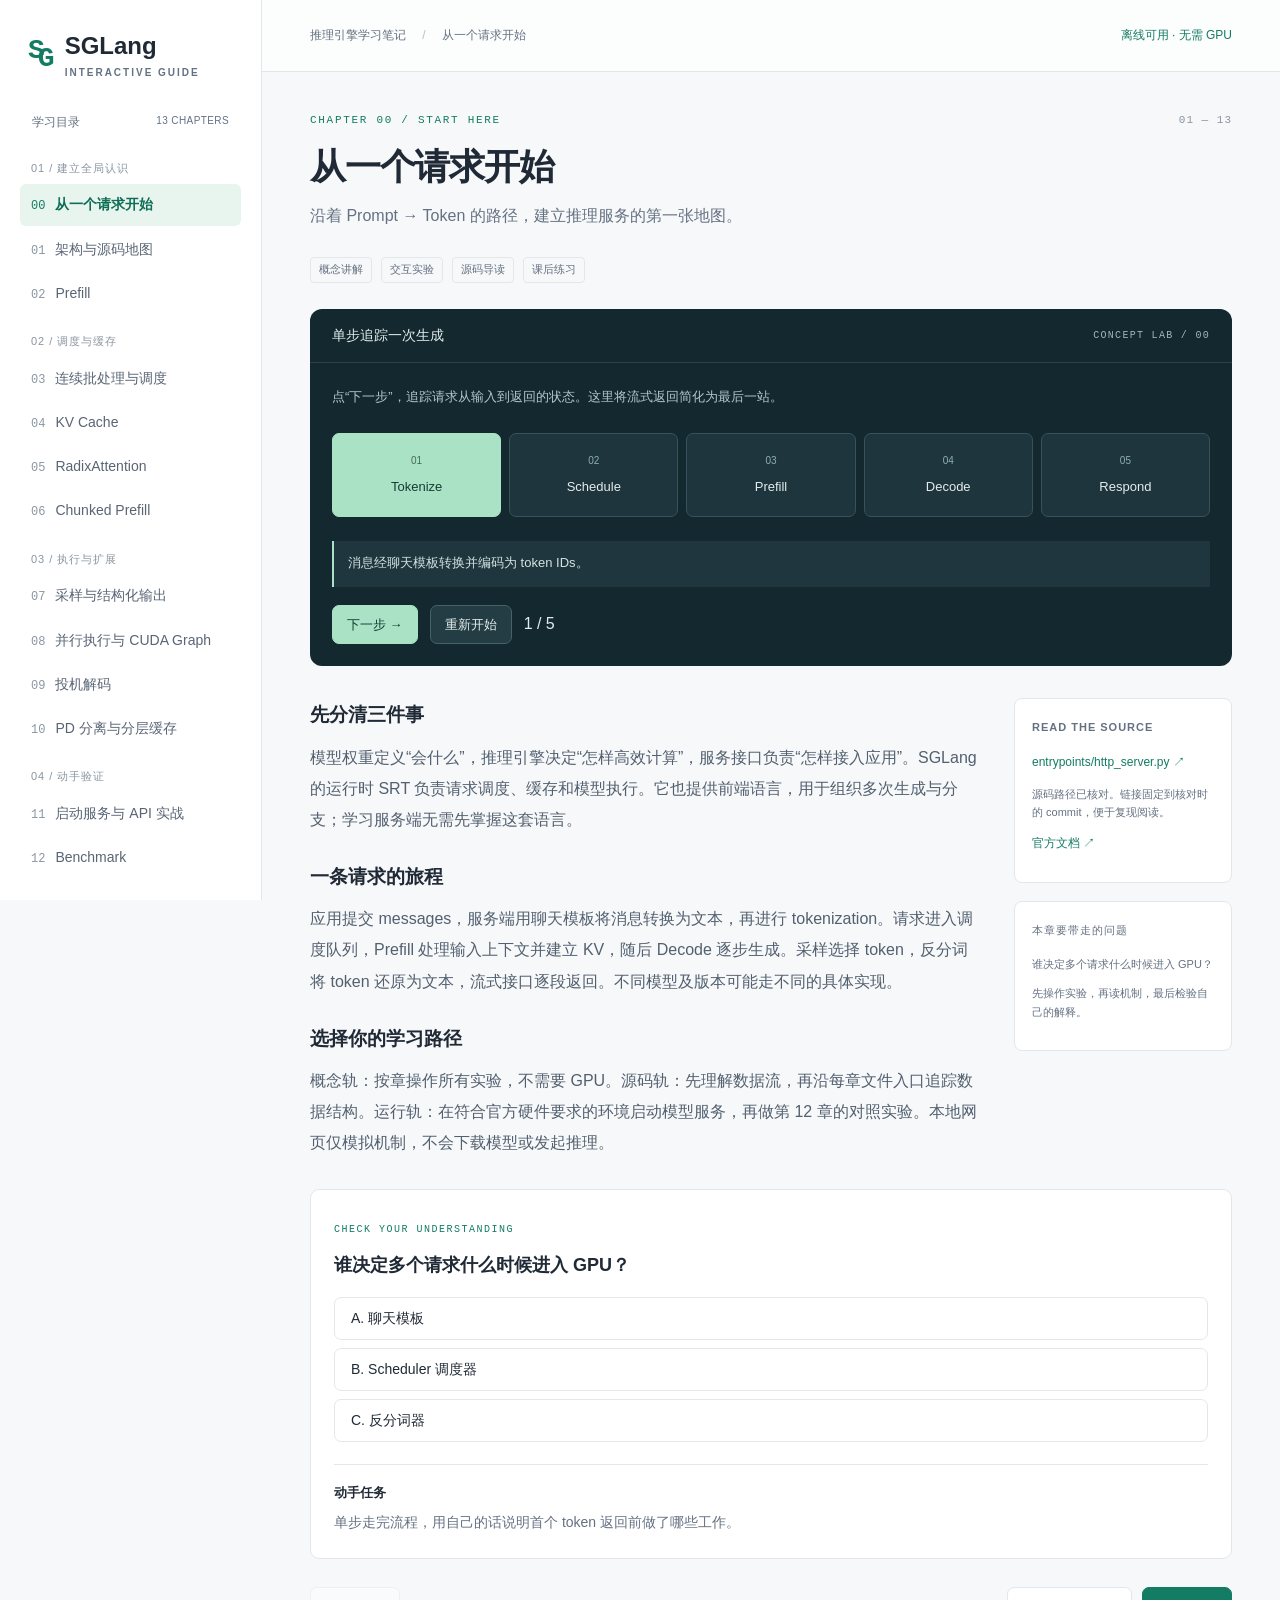
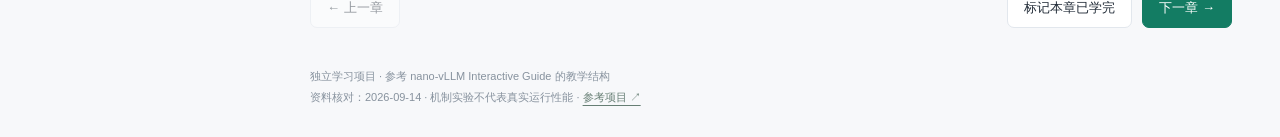
<file: 打开学习指南.html>
<!doctype html>
<html lang="zh-CN"><head><meta charset="UTF-8"><meta name="viewport" content="width=device-width,initial-scale=1"><meta name="description" content="13 章中文 SGLang 学习指南：交互实验、源码地图与课后练习。离线可用，无需 GPU。"><title>SGLang · 交互学习指南</title><style>:root{--bg:#f7f8fa;--paper:#fff;--ink:#202a36;--muted:#647182;--line:#e2e7ed;--accent:#137c63;--soft:#e8f4ee}*{box-sizing:border-box}html{scroll-behavior:smooth}body{margin:0;background:var(--bg);color:var(--ink);font:16px/1.8 -apple-system,BlinkMacSystemFont,"PingFang SC","Microsoft YaHei",sans-serif}a{color:var(--accent);text-underline-offset:4px}button,input,select{font:inherit}button,select{cursor:pointer}button{border:1px solid var(--line);background:white;color:var(--ink);border-radius:7px;padding:8px 16px;transition:background .15s}button:hover{background:var(--soft);border-color:#86b9a6}button:disabled{opacity:.45;cursor:default}button.primary{background:var(--accent);border-color:var(--accent);color:white}button:focus-visible,a:focus-visible,input:focus-visible,select:focus-visible{outline:3px solid #439e80;outline-offset:4px}.skip{position:fixed;left:10px;top:-80px;z-index:10;background:white;padding:10px}.skip:focus{top:10px}aside{width:262px;position:fixed;inset:0 auto 0 0;padding:32px 20px 22px;border-right:1px solid var(--line);background:#fff;overflow:auto}.brand{display:flex;gap:12px;align-items:center;color:var(--ink);text-decoration:none;font-size:24px;font-weight:750;line-height:1.15;margin:0 8px 34px}.brand small{display:block;font-size:10px;letter-spacing:2px;margin-top:7px;color:var(--muted)}.logo{font-family:monospace;color:var(--accent);font-size:28px;letter-spacing:-7px;margin-right:5px}.logo span{vertical-align:-8px}.side-title{font-size:12px;color:var(--muted);margin:0 12px 10px}.side-title span{float:right;font-size:10px;letter-spacing:.4px}nav a{display:flex;align-items:baseline;gap:10px;text-decoration:none;color:#596575;font-size:14px;padding:8px 11px;border-radius:6px;margin-bottom:3px}nav a:hover{background:#f3f5f6}nav a.active{background:var(--soft);color:#0d6d55;font-weight:600}nav a .num{font:12px ui-monospace,monospace;color:#8b96a2}nav a.active .num{color:var(--accent)}nav a .done{margin-left:auto;color:var(--accent)}.nav-group{font-size:11px;color:#8a95a1;letter-spacing:1px;padding:15px 11px 6px}.progress-box{margin:25px 10px 14px;padding-top:18px;border-top:1px solid var(--line);font-size:12px;color:var(--muted)}.progress-box strong{float:right;color:var(--ink);font-family:monospace}progress{width:100%;height:5px;border:none;border-radius:3px;accent-color:var(--accent)}progress::-webkit-progress-bar{background:#e9edef}progress::-webkit-progress-value{background:var(--accent)}.progress-box small{font-size:11px}.source-home{margin-left:10px;font-size:12px;text-decoration:none}.page{margin-left:262px}header{height:72px;border-bottom:1px solid var(--line);display:flex;justify-content:space-between;align-items:center;padding:0 48px;font-size:12px;color:var(--muted);background:rgba(255,255,255,.7)}header b{font-weight:400;margin:0 13px;color:#b7c0c8}.offline{color:var(--accent)}main{max-width:1150px;margin:auto;padding:42px 48px 0;outline:none}.eyebrow{font:11px ui-monospace,monospace;letter-spacing:1.7px;color:var(--accent);display:flex;justify-content:space-between}.eyebrow span{color:#8994a1;letter-spacing:1px}h1{font-size:36px;line-height:1.4;letter-spacing:-1.2px;margin:16px 0 10px;font-weight:730}.intro{font-size:16px;color:var(--muted);margin:0 0 26px;max-width:48em}.tags{display:flex;gap:9px;margin-bottom:26px}.tags span{font-size:11px;border:1px solid var(--line);border-radius:4px;padding:2px 8px;color:var(--muted)}.lab{border-radius:12px;background:#142830;color:#e3ecec;overflow:hidden;margin:0 0 32px}.lab-head{display:flex;justify-content:space-between;align-items:center;border-bottom:1px solid #304047;padding:14px 22px}.lab-head strong{font-size:14px;font-weight:550}.lab-head span{font:10px monospace;letter-spacing:1.3px;color:#9db7bb}.lab-body{padding:22px}.lab p{color:#b4c7cc;font-size:13px;margin:0 0 16px}.lab button{background:#243c43;border-color:#476168;color:#e5efed;font-size:13px;padding:7px 14px}.lab button:hover{background:#35535a}.lab button.primary{background:#a9e2c5;color:#153c30;border-color:#a9e2c5}.controls{display:flex;gap:12px;align-items:center;flex-wrap:wrap;margin:18px 0 0}.controls label{font-size:13px;display:flex;gap:10px;align-items:center;flex-wrap:wrap}.lab input[type=range]{accent-color:#a9e2c5;width:160px}.lab input[type=text],.lab select,.lab input[type=number]{background:#243c43;color:#e7f0ed;border:1px solid #537078;border-radius:5px;padding:7px;max-width:100%;font-size:13px}.lab input[type=text]{width:100%}.flow{display:grid;grid-template-columns:repeat(5,1fr);gap:8px;margin:24px 0}.node{position:relative;padding:18px 7px;background:#1e353d;border:1px solid #37525a;border-radius:7px;text-align:center;font-size:13px}.node small{display:block;font-size:10px;color:#8faeb5;margin-bottom:5px}.node.on{background:#a9e2c5;color:#173d31;border-color:#a9e2c5}.node.on small{color:#426b5b}.status{min-height:46px;background:#20363e;border-left:2px solid #a9e2c5;padding:10px 14px;font-size:13px;color:#d2e3e1;margin-top:15px}.read-grid{display:grid;grid-template-columns:minmax(0,1fr) 218px;gap:32px}.prose h2{font-size:19px;margin:0 0 9px;font-weight:650}.prose p{font-size:16px;line-height:1.95;color:#52606f;margin:0 0 25px}.reading-side{font-size:12px}.reading-side h3{font-size:11px;color:var(--muted);letter-spacing:1px;font-weight:550;margin:2px 0 14px}.reading-side a{display:block;margin-bottom:10px;font-size:12px;word-break:break-word;text-decoration:none}.source-card{border:1px solid var(--line);background:#fff;border-radius:8px;padding:17px;margin-bottom:18px}.source-card p{color:var(--muted);font-size:11px;line-height:1.7}.exercise{background:white;border:1px solid var(--line);padding:23px;border-radius:9px;margin-top:5px}.exercise .kicker{font:10px monospace;letter-spacing:1.5px;color:var(--accent)}.exercise h2{font-size:18px;margin:8px 0 15px}.answers{display:grid;gap:8px}.answers button{text-align:left;font-size:14px}.answers button.selected{border-color:var(--accent);background:var(--soft)}.feedback{font-size:14px;margin:13px 0 0}.task{margin-top:22px;padding-top:16px;border-top:1px solid var(--line);font-size:14px;color:var(--muted)}.task strong{display:block;color:var(--ink);font-size:13px;margin-bottom:5px}.pager{display:flex;gap:10px;justify-content:space-between;align-items:center;margin:28px 0}.pager button{font-size:13px}.pager .mark{margin-left:auto}footer{max-width:1150px;margin:0 auto;padding:10px 48px 28px;font-size:11px;color:#87929e;line-height:1.9}footer a{color:#667e74}.tokens{display:flex;gap:6px;flex-wrap:wrap;margin:14px 0}.token{padding:5px 10px;border-radius:4px;border:1px solid #4a636b;background:#253d45;font:12px/1.6 monospace}.token.hit{background:#a9e2c5;color:#173d31;border-color:#a9e2c5}.token.drop{opacity:.45;text-decoration:line-through}.metric{font:40px/1.1 ui-monospace,monospace;color:#b8ebd2;margin:18px 0 10px}.metric small{font:13px sans-serif;color:#9fb5ba}.bars{display:grid;gap:10px;margin:15px 0}.bar-row{display:grid;grid-template-columns:56px 1fr 55px;gap:10px;align-items:center;font:12px monospace}.bar-track{height:15px;background:#223c45;border-radius:3px;overflow:hidden}.bar-fill{height:100%;background:#a9e2c5;transition:width .2s}.batch-row{display:flex;align-items:center;gap:6px;margin:8px 0;font:12px monospace}.batch-row strong{width:30px}.dot{width:23px;height:23px;border:1px solid #45616b;background:#223b43;border-radius:3px}.dot.hit{background:#a9e2c5}.lab pre,pre{font:12px/1.9 ui-monospace,SFMono-Regular,monospace;white-space:pre-wrap;overflow-wrap:anywhere;background:#1b3039;color:#c7e1d7;border-radius:6px;padding:18px;margin:16px 0}.chunk{border-left:2px solid #a9e2c5;background:#203940;padding:6px 12px;font:12px/1.8 monospace;margin:6px 0}.arch-grid{display:grid;grid-template-columns:repeat(3,1fr);gap:8px}.arch-grid button{text-align:left;min-height:65px}.arch-grid button.active{border-color:#a9e2c5;color:#a9e2c5}.tree{margin:12px 0;padding-left:18px;border-left:1px solid #698c80;font:12px/2 monospace}.command-box{display:grid;grid-template-columns:1fr 1fr;gap:14px}.command-box label{display:grid;gap:5px;font-size:12px}@media(min-width:1500px){main{padding-top:55px}.flow{margin:30px 0}.node{padding:25px 8px}}@media(max-width:1100px){aside{width:235px;padding:25px 13px}.page{margin-left:235px}main{padding:32px 28px 0}header,footer{padding-left:28px;padding-right:28px}.read-grid{grid-template-columns:1fr}.reading-side{display:grid;grid-template-columns:1fr 1fr;gap:12px}.source-card{margin-bottom:0}h1{font-size:31px}}@media(max-width:700px){aside{position:relative;width:auto;padding:18px;border-right:0;border-bottom:1px solid var(--line)}.brand{margin:0 0 18px;font-size:20px}.brand small{font-size:9px}nav{display:flex;overflow:auto;gap:5px}nav a{flex-shrink:0;margin:0}.nav-group,.side-title,.progress-box,.source-home{display:none}.page{margin:0}header{height:48px;padding:0 20px}.offline{display:none}main{padding:25px 20px 0}h1{font-size:28px}.eyebrow{font-size:10px}.flow{grid-template-columns:repeat(2,1fr);margin:15px 0}.node:last-child{grid-column:1/-1}.lab-body{padding:17px}.lab-head{padding:12px 17px}.reading-side{grid-template-columns:1fr}.arch-grid{grid-template-columns:1fr 1fr}.pager{flex-wrap:wrap}.command-box{grid-template-columns:1fr}footer{padding:10px 20px 24px}}@media(prefers-reduced-motion:reduce){html{scroll-behavior:auto}*{transition:none!important}}@media print{aside,header,.controls,.pager{display:none}.page{margin:0}main{padding:0}.read-grid{display:block}.lab{break-inside:avoid}.lab,.lab *{color:#111!important;background:#fff!important}.reading-side{display:none}}
</style></head>
<body><a class="skip" href="#main">跳到正文</a><aside><a class="brand" href="#0"><span class="logo">S<span>G</span></span><div>SGLang<small>INTERACTIVE GUIDE</small></div></a><div class="side-title">学习目录 <span>13 CHAPTERS</span></div><nav id="chapters" aria-label="章节目录"></nav><div class="progress-box"><div>学习进度 <strong id="progressText">0 / 13</strong></div><progress id="progress" max="13" value="0"></progress><small>完成状态保存在当前浏览器</small></div><a class="source-home" href="https://github.com/sgl-project/sglang" target="_blank" rel="noreferrer">SGLang 官方源码 ↗</a></aside><div class="page"><header><span>推理引擎学习笔记 <b>/</b> <span id="crumb">开始学习</span></span><span class="offline">离线可用 · 无需 GPU</span></header><main id="main" tabindex="-1"></main><footer>独立学习项目 · 参考 nano-vLLM Interactive Guide 的教学结构<br>资料核对：2026-09-14 · 机制实验不代表真实运行性能 · <a href="https://github.com/lora-sys/nano-vllm-interactive-guide" target="_blank" rel="noreferrer">参考项目 ↗</a></footer></div><script>window.CHAPTERS = [
  {
    "title": "从一个请求开始",
    "tag": "START HERE",
    "desc": "沿着 Prompt → Token 的路径，建立推理服务的第一张地图。",
    "sections": [
      [
        "先分清三件事",
        "模型权重定义“会什么”，推理引擎决定“怎样高效计算”，服务接口负责“怎样接入应用”。SGLang 的运行时 SRT 负责请求调度、缓存和模型执行。它也提供前端语言，用于组织多次生成与分支；学习服务端无需先掌握这套语言。"
      ],
      [
        "一条请求的旅程",
        "应用提交 messages，服务端用聊天模板将消息转换为文本，再进行 tokenization。请求进入调度队列，Prefill 处理输入上下文并建立 KV，随后 Decode 逐步生成。采样选择 token，反分词将 token 还原为文本，流式接口逐段返回。不同模型及版本可能走不同的具体实现。"
      ],
      [
        "选择你的学习路径",
        "概念轨：按章操作所有实验，不需要 GPU。源码轨：先理解数据流，再沿每章文件入口追踪数据结构。运行轨：在符合官方硬件要求的环境启动模型服务，再做第 12 章的对照实验。本地网页仅模拟机制，不会下载模型或发起推理。"
      ]
    ],
    "lab": "flow",
    "question": "谁决定多个请求什么时候进入 GPU？",
    "choices": [
      "聊天模板",
      "Scheduler 调度器",
      "反分词器"
    ],
    "answer": 1,
    "explain": "调度器根据队列、token 预算和内存约束组织执行批次。",
    "task": "单步走完流程，用自己的话说明首个 token 返回前做了哪些工作。",
    "source": "entrypoints/http_server.py",
    "doc": "get-started/quickstart",
    "code": ""
  },
  {
    "title": "架构与源码地图",
    "tag": "ARCHITECTURE",
    "desc": "将接口、调度、执行和缓存连接到真实源码入口。",
    "sections": [
      [
        "从进程边界阅读",
        "不要一上来通读 scheduler.py。先找 HTTP 入口如何把输入交给 TokenizerManager，再看调度进程接收的请求对象。TokenizerManager 处理请求输入输出编排；Scheduler 管理等待与运行状态；模型执行层完成 forward。DetokenizerManager 将输出 token 转为文本。"
      ],
      [
        "沿着数据而不是文件长度走",
        "阅读时只追四类数据：输入 token IDs、请求状态、KV 索引、输出 token IDs。问清每一次传递的所有权：谁能修改状态，谁分配显存，谁知道请求已经结束。ModelRunner、批次对象与缓存对象之间的边界比记住函数名更重要。"
      ],
      [
        "先画一条最短路径",
        "第一次阅读选择单请求、单卡、无投机的路径。随后再增加批处理、缓存命中和重叠调度。源码链接指向上游 main，会随项目演进变化；实验是机制模型，不等价于某个版本的完整执行代码。"
      ]
    ],
    "lab": "architecture",
    "question": "哪一种阅读顺序最有效？",
    "choices": [
      "按文件大小从大到小",
      "跟踪请求与 KV 索引的数据流",
      "先背诵全部启动参数"
    ],
    "answer": 1,
    "explain": "追踪数据流能建立模块之间的因果关系，再逐层展开优化路径。",
    "task": "打开源码入口，找到 TokenizerManager、Scheduler 和 ModelRunner，记录各自的输入与输出。",
    "source": "managers/scheduler.py",
    "doc": "basic_usage/overview",
    "code": ""
  },
  {
    "title": "Prefill 与 Decode",
    "tag": "TWO PHASES",
    "desc": "同一个模型的两种工作负载，决定了延迟与吞吐的权衡。",
    "sections": [
      [
        "Prefill：读入已有上下文",
        "Prefill 对尚未缓存的输入位置执行计算，建立这些位置的 Key/Value。输入位置之间可利用并行计算，但因果注意力仍限制每个位置只能看到合法的历史。长输入通常带来更高的首 token 延迟（TTFT）。缓存命中可能减少需要重新处理的位置。"
      ],
      [
        "Decode：把新 token 接到末尾",
        "普通自回归 Decode 每个请求每轮推进一个位置，查询历史 KV 并写入新 KV。序列越长，访问历史状态的成本往往越大。多个请求可以合批执行；单请求的输出位置仍有依赖关系。投机解码是后续章节中的另一种推进方式。"
      ],
      [
        "两种指标分别回答什么",
        "TTFT 关注发起请求到第一个输出；TPOT 关注后续输出的平均间隔。不要把一次 Prefill 拆为多块就叫 PD 分离：前者是调度粒度，后者是将两类工作放在不同工作进程或设备上。实验只显示 token 数量，不推断真实耗时。"
      ]
    ],
    "lab": "phases",
    "question": "长 Prompt 最直接增加哪部分工作？",
    "choices": [
      "未命中前缀的 Prefill",
      "所有输出 token 的采样温度",
      "HTTP 端口数"
    ],
    "answer": 0,
    "explain": "Prefill 要处理尚未缓存的输入 token，真实 TTFT 还受排队和硬件影响。",
    "task": "把输入从 8 调到 32，保持输出不变，解释为什么不能按 token 数直接推算毫秒。",
    "source": "model_executor/model_runner.py",
    "doc": "advanced_features/hyperparameter_tuning",
    "code": ""
  },
  {
    "title": "连续批处理与调度",
    "tag": "SCHEDULING",
    "desc": "让完成的请求及时离场，让等待的请求补上空位。",
    "sections": [
      [
        "静态批次为什么会空等",
        "若把请求固定分组，一组中短请求生成完后，空槽仍要等最长请求结束才能开始下一组。连续批处理允许在迭代边界调整批次成员，缓解这类空闲，但实际收益取决于输入输出长度、内存和调度策略。"
      ],
      [
        "调度不只是凑够请求数",
        "调度器还要考虑 token 预算、KV 容量、等待公平性和 Prefill/Decode 的协调。请求数相同，长上下文批次的资源消耗也可能高得多。缓存感知策略可以优先安排共享前缀的请求，但吞吐与公平之间存在取舍。"
      ],
      [
        "实验里的简化假设",
        "实验有两个槽位，四个同时到达的请求，只模拟 Decode，每个活动请求每拍生成一个 token。没有 Prefill、显存压力或真实并行成本。因此“节省几拍”是离散调度示例，不能写进真实 GPU 性能报告。"
      ]
    ],
    "lab": "batch",
    "question": "连续批处理的关键是什么？",
    "choices": [
      "每个请求必须等整组完成",
      "在迭代边界更新批次成员",
      "无限增加 batch size"
    ],
    "answer": 1,
    "explain": "允许已完成请求离场并接纳等待请求，减少固定分组的空闲。",
    "task": "分别运行两种模式直到结束，比较空槽；再说明真实服务中还缺少哪两个约束。",
    "source": "managers/scheduler.py",
    "doc": "advanced_features/hyperparameter_tuning",
    "code": ""
  },
  {
    "title": "KV Cache 与显存预算",
    "tag": "MEMORY",
    "desc": "理解缓存存了什么，估算长上下文的代价。",
    "sections": [
      [
        "缓存的是历史 K/V",
        "自回归注意力会重复访问历史位置。保存每层的 K/V 可以避免在每一步重新计算全部历史投影。它不等于模型权重，也不是最终答案缓存。请求仍需执行新位置的模型计算。"
      ],
      [
        "一个有边界的估算式",
        "普通 dense Transformer、未分片未量化时：KV 字节数 ≈ 2 × 层数 × KV heads × head dim × token 数 × 每元素字节数。GQA 的 KV heads 可能小于 query heads；MLA、混合注意力、量化元数据、并行切分和分配粒度都可能改变实际占用。"
      ],
      [
        "容量与生命周期",
        "权重、KV、临时激活和图捕获等共同占用设备内存。请求完成不意味着所有 KV 立即释放：可复用前缀可能仍留在缓存中。压力增加时，缓存淘汰与正在运行的请求保护必须协调；不能回收仍被活动请求使用的状态。"
      ]
    ],
    "lab": "memory",
    "question": "计算 GQA 的 KV 占用应使用哪个 head 数？",
    "choices": [
      "query heads",
      "KV heads",
      "请求数"
    ],
    "answer": 1,
    "explain": "K/V 的形状由 KV heads 决定。实验公式只适用于标注的普通 dense 情形。",
    "task": "记录 4K 和 16K 上下文的估算值，再解释为何这不等于 GPU 总显存需求。",
    "source": "mem_cache/memory_pool.py",
    "doc": "advanced_features/quantized_kv_cache",
    "code": ""
  },
  {
    "title": "RadixAttention 与前缀复用",
    "tag": "RADIX CACHE",
    "desc": "相同的 token 前缀，为什么可以少算一次。",
    "sections": [
      [
        "共享的不是相似意思",
        "相同模型状态和上下文条件下，相同 token 前缀的 KV 可以复用。系统提示词完全一致的多个请求可能共享一段前缀；语义相似、字面不同的内容不构成命中。聊天模板、tokenizer、缓存隔离规则及模型配置也会影响复用。"
      ],
      [
        "Radix tree 如何组织前缀",
        "压缩前缀树把连续 token 片段放在边上，共享路径对应可复用历史。插入新序列时在分叉点拆分节点，查询时沿 token 匹配最长可复用前缀。节点关联 KV 位置；命中后仍要为未缓存的后缀安排计算。"
      ],
      [
        "命中不等于零成本",
        "查找、元数据维护、读取 KV 和后缀生成仍有成本。实现中的页对齐以及产生 logits 的需要，也可能让可跳过位置少于字面最长前缀。实验使用空格分隔的教学 token，只演示树路径与匹配，不调用真实 tokenizer。"
      ]
    ],
    "lab": "radix",
    "question": "两个请求的开头 token 不同，后面的相同句子能直接当作共享前缀吗？",
    "choices": [
      "可以，含义接近即可",
      "不可以，前缀需从起点连续匹配",
      "只要 temperature 相同就可以"
    ],
    "answer": 1,
    "explain": "因果注意力的 KV 依赖之前的上下文，后缀相同并不保证对应 KV 相同。",
    "task": "依次插入两条相同系统前缀、不同末尾的请求，再修改第一个 token，观察命中数。",
    "source": "mem_cache/radix_cache.py",
    "doc": "advanced_features/radix_eviction_policy",
    "code": ""
  },
  {
    "title": "Chunked Prefill 与重叠调度",
    "tag": "KEEP GPU BUSY",
    "desc": "把长输入分段，把 CPU 与 GPU 的工作衔接起来。",
    "sections": [
      [
        "分块的直接作用",
        "长输入一次 Prefill 会占用较大的计算与临时内存预算。Chunked Prefill 将输入按 token 预算分为多次处理，给调度器更多协调机会。块太大可能影响其他请求的响应，块太小会增加调度及执行开销，不能只凭一个参数推断性能。"
      ],
      [
        "Overlap 解决另一类空隙",
        "CPU 构造下一批次、处理元数据需要时间；GPU forward 也需要时间。重叠调度试图在依赖允许时让这两部分并行，减少 GPU 等待 CPU 的间隙。不是把同一个请求的因果依赖删掉，也不保证 CPU 成本被完全隐藏。"
      ],
      [
        "不要混淆三个概念",
        "Chunking 改变 Prefill 粒度；Overlap 协调 CPU/GPU 时间；PD 分离将 Prefill 和 Decode 分给不同工作进程。它们可组合但并不等价。实验把 24 个输入 token 切片，观察分块数和最终短块。"
      ]
    ],
    "lab": "chunk",
    "question": "减小 chunk 大小必然让所有延迟都变小吗？",
    "choices": [
      "必然",
      "不一定，调度开销与排队会变化",
      "只影响模型准确率"
    ],
    "answer": 1,
    "explain": "更细的调度粒度带来更多机会，也可能增加开销，必须结合负载测量。",
    "task": "比较块大小 4、8、10 的分块结果，找出最后一块不足预算的情况。",
    "source": "managers/scheduler.py",
    "doc": "advanced_features/hyperparameter_tuning",
    "code": ""
  },
  {
    "title": "采样与结构化输出",
    "tag": "CONTROL THE OUTPUT",
    "desc": "理解 logits 如何成为 token，以及格式约束在哪生效。",
    "sections": [
      [
        "从分数到概率",
        "模型产生 logits。正温度 T 下，可通过 softmax(logits/T) 得到概率；更低温度通常使分布更集中。top-k 保留指定数量的候选，top-p 根据累计概率截断。具体处理顺序与兼容约束应查阅版本文档。T=0 通常采用 greedy 路径，不能直接代入除法。"
      ],
      [
        "结构化输出如何约束生成",
        "JSON Schema、正则或 grammar 可限制当前状态下允许的后续 token，屏蔽不合法候选，再继续采样。它约束输出结构，不自动保证事实正确或业务规则正确。例如 schema 能要求 age 是整数，但不能验证这个年龄是否真实。"
      ],
      [
        "怎样验证一条生成链",
        "先验证返回值可解析，再用 schema 校验，再做业务语义校验。结构化解码支持的 schema 子集和后端限制以官方文档为准。实验仅用五个 logits 展示温度变化，额外的候选屏蔽是示意，不是完整 grammar 引擎。"
      ]
    ],
    "lab": "sampling",
    "question": "JSON Schema 约束能够保证什么？",
    "choices": [
      "输出事实永远正确",
      "支持范围内的结构约束",
      "请求无需模型执行"
    ],
    "answer": 1,
    "explain": "结构合规和内容正确是两件事；业务层仍需检查语义。",
    "task": "降低温度，再屏蔽最高分候选，解释概率为什么重新归一化。",
    "source": "layers/sampler.py",
    "doc": "advanced_features/structured_outputs",
    "code": ""
  },
  {
    "title": "并行执行与 CUDA Graph",
    "tag": "EXECUTION",
    "desc": "分摊模型计算，减少重复的执行启动开销。",
    "sections": [
      [
        "TP 与 DP 的边界",
        "Tensor Parallel 将一个模型的部分张量与计算分到多张卡，层间可能需要 collective 通信。Data Parallel 用多份模型副本处理不同请求。TP 有助于模型容量和单模型计算，但增加通信；DP 扩展请求容量也需要更多权重副本。MoE 还会涉及 Expert Parallel。"
      ],
      [
        "CUDA Graph 做了什么",
        "图捕获把兼容形状的执行路径记录为可重放图，减少逐个启动 kernel 的 CPU 开销。它不消除 GPU 数学运算，也不让所有动态形状天然兼容。捕获可能占用额外内存；哪些阶段与形状可捕获取决于后端和版本。"
      ],
      [
        "先定位瓶颈再组合",
        "如果瓶颈是通信，增加 TP 未必更快；如果瓶颈是 GPU 计算，减少 launch 开销可能收益有限。实验只均分 32 个教学 head，展示每 rank 的份额；真实模型还受 KV heads、量化和架构约束。"
      ]
    ],
    "lab": "parallel",
    "question": "CUDA Graph 主要减少哪类开销？",
    "choices": [
      "模型参数量",
      "重复的 CPU kernel 启动开销",
      "所有跨卡通信"
    ],
    "answer": 1,
    "explain": "重放图降低启动成本，不能替代模型计算或自动消除通信。",
    "task": "切换 1/2/4/8 个 rank，解释为什么分配更少 head 不代表延迟严格等比例下降。",
    "source": "model_executor/runner/decode_cuda_graph_runner.py",
    "doc": "advanced_features/attention_backend",
    "code": ""
  },
  {
    "title": "投机解码",
    "tag": "SPECULATIVE DECODING",
    "desc": "先提出候选，再由目标模型验证。",
    "sections": [
      [
        "为什么一次可以推进更多位置",
        "普通 Decode 每轮逐个产生新 token。投机解码用草稿机制提出多个候选，让目标模型批量验证；可接受的前缀被保留，不被接受的部分按算法规则修正。收益来自把多个潜在输出位置的工作合并，而不是跳过正确性验证。"
      ],
      [
        "接受率之外还要看成本",
        "草稿产生、目标验证、额外 KV 和调度都要付出成本。接受前缀长不代表端到端一定更快；低接受率可能抵消收益。EAGLE 等方案的模型配套、硬件限制和参数组合请查官方文档，不能给任意模型随意添加 draft 参数。"
      ],
      [
        "实验的含义",
        "实验手动指定三个候选里连续接受几个，显示保留和丢弃部分。真实随机采样的接受判定涉及目标与草稿分布及校正规则，不是简单比较两个模型的 argmax。这里不计算真实接受概率，也不宣称固定加速倍数。"
      ]
    ],
    "lab": "spec",
    "question": "只知道接受率高，能断言端到端更快吗？",
    "choices": [
      "能",
      "不能，还要计算草稿与验证成本",
      "与性能完全无关"
    ],
    "answer": 1,
    "explain": "要测量总成本以及实际输出 token 数，再与相同负载基线比较。",
    "task": "将接受数从 3 调到 0，解释为何丢弃的候选也已经消耗了计算资源。",
    "source": "speculative",
    "doc": "advanced_features/speculative_decoding",
    "code": ""
  },
  {
    "title": "PD 分离与分层缓存",
    "tag": "SCALE OUT",
    "desc": "当服务扩展到多设备时，数据搬运成为一等问题。",
    "sections": [
      [
        "PD：按阶段拆开执行",
        "Prefill worker 建立 KV，Decode worker 接收相应状态并继续生成。两类 worker 可独立配置与扩容，降低不同阶段之间的干扰。路由、KV 传输、元数据一致性和故障处理都成为服务链路的一部分。"
      ],
      [
        "分离不是免费的",
        "传输时间的理想下界约为 KV 字节数除以有效带宽，还需加上排队、协议与同步成本。小负载或慢互联下，传输可能比阶段隔离带来的好处更大。不能把 chunked prefill 当成 KV 已经跨设备搬运。"
      ],
      [
        "HiCache：扩大可复用状态的层次",
        "分层缓存将可复用 KV 扩展到设备之外的层次，例如主机内存或存储后端，通过加载和写回协调访问。容量增加并不等于每次访问都和 GPU 本地一样快。预取、命中率与搬运成本共同决定收益。"
      ]
    ],
    "lab": "transfer",
    "question": "PD 分离额外引入哪项关键成本？",
    "choices": [
      "KV 传输与同步",
      "重新训练模型",
      "必须删除所有前缀缓存"
    ],
    "answer": 0,
    "explain": "Decode 需要与请求一致的 KV，必须考虑传输链路及其开销。",
    "task": "比较同样 1 GiB KV 在不同有效带宽下的理想传输时间，列出公式没包含的成本。",
    "source": "disaggregation",
    "doc": "advanced_features/pd_disaggregation",
    "code": ""
  },
  {
    "title": "启动服务与 API 实战",
    "tag": "RUN IT",
    "desc": "在合适的运行环境，把概念连到一次真实请求。",
    "sections": [
      [
        "将阅读环境与运行环境分开",
        "这个网页可在普通电脑离线学习。真实服务请先按官方 Installation 与 Hardware Platforms 文档准备对应硬件、驱动和软件环境。下面展示常见 Python 服务入口与 OpenAI 客户端；具体版本及硬件的安装包选择以官方文档为准。"
      ],
      [
        "先跑通最小请求",
        "选择官方支持且能装入设备内存的模型，先在 127.0.0.1:30000 上启动服务，看到 ready 后再发送请求。客户端的 model 必须对应服务端模型名。先关闭复杂优化组合，确认输出正确，再逐一增加并发与上下文长度。"
      ],
      [
        "错误要从发生阶段定位",
        "导入或启动失败：核查包、驱动及后端。加载 OOM：核查权重和初始化预算。请求阶段 OOM：核查 KV 容量、输入输出长度及并发。404/连接拒绝：核对地址、端口及服务是否就绪。此页命令只供复制，不会在本机自动安装或启动模型。"
      ]
    ],
    "lab": "command",
    "question": "连接被拒绝时，首先该检查什么？",
    "choices": [
      "提高 temperature",
      "服务进程、监听地址和端口",
      "增加 max_tokens"
    ],
    "answer": 1,
    "explain": "连接拒绝是连接层问题，首先确认服务已成功监听目标端口。",
    "task": "在符合要求的运行环境执行最小请求，记录模型、SGLang 版本、硬件和返回结果。",
    "source": "entrypoints/http_server.py",
    "doc": "get-started/quickstart",
    "code": "# 服务端：先按官方文档完成对应硬件的安装\npython -m sglang.launch_server \\\n  --model-path Qwen/Qwen3-0.6B \\\n  --host 127.0.0.1 --port 30000\n\n# 另一个终端：安装客户端依赖\npython -m pip install openai\n\n# 将以下 Python 保存为 client.py 后运行\nfrom openai import OpenAI\nclient = OpenAI(base_url=\"http://127.0.0.1:30000/v1\", api_key=\"EMPTY\")\nresponse = client.chat.completions.create(\n    model=\"Qwen/Qwen3-0.6B\",\n    messages=[{\"role\": \"user\", \"content\": \"用一句话解释 KV Cache\"}],\n    max_tokens=128,\n    temperature=0.6,\n)\nprint(response.choices[0].message.content)"
  },
  {
    "title": "Benchmark 与毕业实验",
    "tag": "MEASURE & EXPLAIN",
    "desc": "做一次可以复现、可以解释的性能对照。",
    "sections": [
      [
        "先定义你在优化什么",
        "吞吐是单位时间输出或处理的 token 数，要说明是否含输入；TTFT 衡量首 token；TPOT 衡量首个 token 之后的平均输出间隔。均值掩盖慢请求，应同时看 P50/P95/P99 和错误率。提高吞吐不一定改善尾延迟。"
      ],
      [
        "对照实验只改变一个变量",
        "固定硬件、驱动、模型 revision、精度、SGLang 版本、输入输出长度分布、并发或请求到达率。预热后测量，分别记录冷缓存与热缓存。对比缓存开关时使用受控共享前缀的负载，否则无法解释命中率差异。"
      ],
      [
        "毕业任务：从机制到证据",
        "做三组对照：不同前缀共享比例、不同并发、不同 chunk 预算。每组保留原始结果和启动命令，比较 TTFT、TPOT、输出吞吐、错误率及内存。用前面章节解释结果；若没有运行硬件，就提交实验假设和验证方案，不把模拟数据当成实测。"
      ]
    ],
    "lab": "metrics",
    "question": "两组 benchmark 哪种比较才可信？",
    "choices": [
      "只比较最好看的吞吐数字",
      "固定模型、硬件与负载，并记录缓存状态",
      "一组用短输入，一组用长输入"
    ],
    "answer": 1,
    "explain": "控制变量和保留环境信息，才能把指标变化关联到机制。",
    "task": "完成一张实验记录：环境、唯一变量、假设、指标、结果、解释、限制。",
    "source": "../bench_serving.py",
    "doc": "developer_guide/bench_serving",
    "code": "# 查看你安装版本支持的参数，再选择负载配置\npython -m sglang.bench_serving --help\n\n# 建议记录：\n# SGLang commit / 版本，GPU 型号与数量，驱动版本\n# 模型 revision、精度、TP/DP 配置、启动参数\n# 请求到达率或并发，输入/输出长度分布，缓存冷/热\n# TTFT P50/P95/P99，TPOT，输出 tokens/s，错误率"
  }
];
</script><script>'use strict';
const C=window.CHAPTERS,$=s=>document.querySelector(s),esc=s=>String(s).replace(/[&<>"']/g,c=>({'&':'&amp;','<':'&lt;','>':'&gt;','"':'&quot;',"'":'&#39;'}[c]));
let completed=[],answers={},current=0;
try{let saved=JSON.parse(localStorage.getItem('sglang-guide-v1')||'{}');completed=Array.isArray(saved.completed)?saved.completed.filter(n=>Number.isInteger(n)&&n>=0&&n<C.length):[];answers=saved.answers&&typeof saved.answers==='object'?saved.answers:{};}catch(e){}
function save(){try{localStorage.setItem('sglang-guide-v1',JSON.stringify({completed,answers}));}catch(e){$('#progressText').title='浏览器未允许保存，进度仅本次有效';}}
function nav(){let groups={0:'01 / 建立全局认识',3:'02 / 调度与缓存',7:'03 / 执行与扩展',11:'04 / 动手验证'};$('#chapters').innerHTML=C.map((c,i)=>(groups[i]?`<div class="nav-group">${groups[i]}</div>`:'')+`<a href="#${i}" ${i===current?'aria-current="page"':''} class="${i===current?'active':''}"><span class="num">${String(i).padStart(2,'0')}</span>${c.title.split(' 与')[0]}${completed.includes(i)?'<span class="done" aria-label="已学完">✓</span>':''}</a>`).join('');$('#progressText').textContent=`${completed.length} / 13`;$('#progress').value=completed.length;}
const labTitles={flow:'单步追踪一次生成',architecture:'点击模块，查看职责边界',phases:'观察两阶段的 token 工作量',batch:'比较静态与连续批次',memory:'估算 KV Cache 占用',radix:'构建你的共享前缀树',chunk:'切分一个长 Prompt',sampling:'改变候选 token 的概率',parallel:'分配教学模型的 attention heads',spec:'验证一组草稿候选',transfer:'估算跨设备传输下界',command:'配置一个本地服务命令',metrics:'把时间记录换成指标'};
function render(){let n=Number(location.hash.slice(1)||0);current=Number.isInteger(n)&&n>=0&&n<C.length?n:0;let c=C[current];nav();$('#crumb').textContent=c.title;document.title=c.title+' · SGLang 学习指南';$('#main').innerHTML=`<div class="eyebrow">CHAPTER ${String(current).padStart(2,'0')} / ${c.tag}<span>${String(current+1).padStart(2,'0')} — 13</span></div><h1>${c.title}</h1><p class="intro">${c.desc}</p><div class="tags"><span>概念讲解</span><span>交互实验</span><span>源码导读</span><span>课后练习</span></div><section class="lab" aria-label="互动实验"><div class="lab-head"><strong>${labTitles[c.lab]}</strong><span>CONCEPT LAB / ${String(current).padStart(2,'0')}</span></div><div class="lab-body" id="lab"></div></section><div class="read-grid"><article class="prose">${c.sections.map(s=>`<section><h2>${s[0]}</h2><p>${s[1]}</p></section>`).join('')}</article><div class="reading-side"><div class="source-card"><h3>READ THE SOURCE</h3><a href="${sourceUrl(c.source)}" target="_blank" rel="noreferrer">${esc(c.source)} ↗</a><p>源码路径已核对。链接固定到核对时的 commit，便于复现阅读。</p><a href="https://docs.sglang.io/docs/${c.doc}" target="_blank" rel="noreferrer">官方文档 ↗</a></div><div class="source-card"><h3>本章要带走的问题</h3><p>${c.question}</p><p>先操作实验，再读机制，最后检验自己的解释。</p></div></div></div>${c.code?`<details><summary>运行参考代码 / 命令</summary><pre>${esc(c.code)}</pre><button id="copyCode">复制参考代码</button></details>`:''}<section class="exercise"><span class="kicker">CHECK YOUR UNDERSTANDING</span><h2>${c.question}</h2><div class="answers">${c.choices.map((a,i)=>`<button data-answer="${i}">${String.fromCharCode(65+i)}. ${a}</button>`).join('')}</div><p class="feedback" id="feedback" role="status"></p><div class="task"><strong>动手任务</strong>${c.task}</div></section><div class="pager"><button id="prev" ${current===0?'disabled':''}>← 上一章</button><button class="mark" id="mark">${completed.includes(current)?'✓ 已学完（点击撤销）':'标记本章已学完'}</button><button class="primary" id="next" ${current===C.length-1?'disabled':''}>下一章 →</button></div>`;initLab(c.lab);document.querySelectorAll('[data-answer]').forEach(b=>b.onclick=()=>{answers[current]=Number(b.dataset.answer);save();feedback();});feedback();$('#prev').onclick=()=>location.hash=current-1;$('#next').onclick=()=>location.hash=current+1;$('#mark').onclick=()=>{completed=completed.includes(current)?completed.filter(i=>i!==current):[...completed,current];save();nav();$('#mark').textContent=completed.includes(current)?'✓ 已学完（点击撤销）':'标记本章已学完';};if($('#copyCode'))$('#copyCode').onclick=()=>copy(c.code,$('#copyCode'));}
function sourceUrl(p){const sha='5200508b0fd25733752c2c5e3af5539508023c27';return 'https://github.com/sgl-project/sglang/blob/'+sha+'/python/sglang/'+(p.startsWith('../')?p.slice(3):'srt/'+p);}
function feedback(){let a=answers[current],c=C[current];if(!Number.isInteger(a)||a<0||a>=c.choices.length)return;document.querySelectorAll('[data-answer]').forEach(b=>b.classList.toggle('selected',+b.dataset.answer===a));$('#feedback').textContent=(a===c.answer?'回答正确。':'再想一下。')+c.explain;$('#feedback').style.color=a===c.answer?'#137c63':'#965127';}
async function copy(s,b){try{await navigator.clipboard.writeText(s);b.textContent='已复制';}catch(e){let t=document.createElement('textarea');t.value=s;document.body.append(t);t.select();let ok=document.execCommand('copy');t.remove();b.textContent=ok?'已复制':'请手动选择代码复制';}}
function range(id,title,min,max,value,step=1){return `<label>${title} <input id="${id}" type="range" min="${min}" max="${max}" value="${value}" step="${step}"><output id="${id}Value">${value}</output></label>`;}
function bindRange(id,fn){$('#'+id).oninput=()=>{$('#'+id+'Value').textContent=$('#'+id).value;fn();};}
function tokens(n,hit=0){return Array.from({length:n},(_,i)=>`<span class="token ${i<hit?'hit':''}">${i+1}</span>`).join('');}
function initLab(type){const lab=$('#lab');
if(type==='flow'){let step=0;let labels=['Tokenize','Schedule','Prefill','Decode','Respond'],ex=['消息经聊天模板转换并编码为 token IDs。','请求排队；调度器按预算选择批次。','处理未缓存输入，建立 KV 并产生首个输出 token。','基于历史 KV 继续生成，直到终止条件。','反分词并返回结果；流式模式可在生成期间逐段返回。'];lab.innerHTML='<p>点“下一步”，追踪请求从输入到返回的状态。这里将流式返回简化为最后一站。</p><div class="flow" id="flow"></div><div class="status" id="state" role="status"></div><div class="controls"><button class="primary" id="step">下一步 →</button><button id="reset">重新开始</button><span id="counter"></span></div>';function draw(){ $('#flow').innerHTML=labels.map((s,i)=>`<div class="node ${i===step?'on':''}"><small>0${i+1}</small>${s}</div>`).join('');$('#state').textContent=ex[step];$('#counter').textContent=`${step+1} / 5`;$('#step').disabled=step===4;}$('#step').onclick=()=>{step++;draw();};$('#reset').onclick=()=>{step=0;draw();};draw();}
if(type==='architecture'){let list=[['HTTP Server','接收 API 调用，验证与编排请求。','entrypoints/http_server.py'],['TokenizerManager','输入编码与请求输出管理，连接 API 和运行时。','managers/tokenizer_manager.py'],['Scheduler','组织待处理与运行批次，协调资源。','managers/scheduler.py'],['ModelRunner','将批次转换为模型 forward 与执行路径。','model_executor/model_runner.py'],['RadixCache','查找、维护和淘汰可复用前缀对应的 KV。','mem_cache/radix_cache.py'],['DetokenizerManager','将输出 token IDs 增量还原为文本。','managers/detokenizer_manager.py']];lab.innerHTML='<p>接口 → 输入管理 → 调度 → 执行 → 输出。缓存与执行相互协作。</p><div class="arch-grid">'+list.map((x,i)=>`<button data-module="${i}">${x[0]}</button>`).join('')+'</div><div class="status" id="moduleState" role="status"></div>';function choose(i){document.querySelectorAll('[data-module]').forEach(b=>b.classList.toggle('active',+b.dataset.module===i));$('#moduleState').innerHTML=esc(list[i][1])+'<br><code>'+list[i][2]+'</code>';}document.querySelectorAll('[data-module]').forEach(b=>b.onclick=()=>choose(+b.dataset.module));choose(0);}
if(type==='phases'){lab.innerHTML='<p>假定前缀未命中，普通自回归生成；色块表示位置，不表示等长时间。</p><div class="controls">'+range('input','输入 token',4,32,12)+range('output','新输出 token',1,12,6)+'</div><div id="phaseResult"></div>';function draw(){let n=+$('#input').value,m=+$('#output').value;$('#phaseResult').innerHTML=`<p style="margin-top:18px">Prefill：处理 ${n} 个输入位置，得到第一个输出</p><div class="tokens">${tokens(n,n)}</div><p>后续 Decode：再推进 ${m-1} 轮，合计输出 ${m} 个 token</p><div class="tokens">${tokens(m,1)}</div><div class="status">首个输出来自 Prefill 的最后位置 logits；后续输出依次依赖之前的生成。</div>`;}bindRange('input',draw);bindRange('output',draw);draw();}
if(type==='batch'){let tick=0,done=[0,0,0,0],lengths=[2,6,3,2],mode='continuous',trace=[];lab.innerHTML='<p>两个槽位，A/B/C/D 同时到达，需要 2/6/3/2 轮 Decode。所有教学时间步等长。</p><div class="controls"><label>调度方式 <select id="batchMode"><option value="continuous">连续批处理</option><option value="static">静态分组</option></select></label><button class="primary" id="tick">推进一拍</button><button id="resetBatch">重置</button></div><div id="batchView"></div><div class="status" id="batchState" role="status"></div>';function draw(){let all=done.every((n,i)=>n===lengths[i]);$('#batchView').innerHTML=lengths.map((len,i)=>`<div class="batch-row"><strong>${'ABCD'[i]}</strong>${Array.from({length:len},(_,j)=>`<span class="dot ${j<done[i]?'hit':''}"></span>`).join('')} ${done[i]}/${len}</div>`).join('');$('#batchState').textContent=`第 ${tick} 拍 · ${all?'全部完成':trace.length?'本拍执行 '+trace.at(-1).join(' + '):'等待开始'}。${all?(mode==='continuous'?'连续模式 7 拍完成；静态模式需要 9 拍。':'静态模式 9 拍完成；连续模式需要 7 拍。'):''}`;$('#tick').disabled=all;}function reset(){tick=0;done=[0,0,0,0];trace=[];draw();}$('#batchMode').onchange=()=>{mode=$('#batchMode').value;reset();};$('#tick').onclick=()=>{let ids;if(mode==='continuous')ids=done.map((n,i)=>i).filter(i=>done[i]<lengths[i]).slice(0,2);else{let group=done[0]===2&&done[1]===6?[2,3]:[0,1];ids=group.filter(i=>done[i]<lengths[i]);}ids.forEach(i=>done[i]++);trace.push(ids.map(i=>'ABCD'[i]));tick++;draw();};$('#resetBatch').onclick=reset;draw();}
if(type==='memory'){lab.innerHTML='<p>教学模型：32 层 · 8 KV heads · head dim 128 · BF16（2 字节）。未分片 dense KV，不计分配与量化开销。</p><div class="controls">'+range('ctx','每请求上下文（K tokens，K=1024）',1,32,8)+range('reqs','同时保留的请求',1,16,1)+'</div><div class="metric" id="mem"></div><div class="status" id="memStatus"></div>';function draw(){let t=+$('#ctx').value*1024,r=+$('#reqs').value,bytes=2*32*8*128*t*2*r;$('#mem').innerHTML=(bytes/2**30).toFixed(2)+' <small>GiB / KV 理论占用</small>';$('#memStatus').textContent=`2 × 32 × 8 × 128 × ${t.toLocaleString()} × 2 × ${r} = ${bytes.toLocaleString()} 字节。不包含模型权重与临时内存。`;}bindRange('ctx',draw);bindRange('reqs',draw);draw();}
if(type==='radix'){let cache=[];lab.innerHTML='<p>用空格分隔教学 token。先插入一个请求，再改末尾内容观察最长共享前缀。</p><label for="prompt" style="font-size:13px">请求 token 序列</label><input type="text" id="prompt" value="You are helpful explain KV cache" maxlength="250"><div class="controls"><button class="primary" id="insert">匹配并插入</button><button id="variant">换一个共享前缀的请求</button><button id="clearCache">清空缓存</button></div><div class="tokens" id="radixTokens"></div><div class="status" id="radixState" role="status">缓存为空。插入第一条请求建立路径。</div><div id="tree"></div>';$('#variant').onclick=()=>{$('#prompt').value='You are helpful explain radix tree';};$('#clearCache').onclick=()=>{cache=[];$('#tree').innerHTML='';$('#radixTokens').innerHTML='';$('#radixState').textContent='缓存已清空。';};$('#insert').onclick=()=>{let ts=$('#prompt').value.trim().split(/\s+/).filter(Boolean);if(!ts.length){$('#radixState').textContent='请输入至少一个教学 token。';return;}let match=0;cache.forEach(seq=>{let n=0;while(n<ts.length&&n<seq.length&&seq[n]===ts[n])n++;match=Math.max(match,n);});$('#radixTokens').innerHTML=ts.map((t,i)=>`<span class="token ${i<match?'hit':''}">${esc(t)}</span>`).join('');$('#radixState').textContent=`最长匹配 ${match} / ${ts.length} 个 token；未匹配后缀 ${ts.length-match} 个。这里只统计前缀，不推断精确可跳过计算量。`;if(!cache.some(s=>s.join(' ')===ts.join(' ')))cache.push(ts);let root={};cache.forEach(seq=>{let p=root;seq.forEach(t=>{p[t]??={};p=p[t];});});function tree(obj){return Object.entries(obj).map(([t,child])=>`<div class="tree">${esc(t)}${tree(child)}</div>`).join('');}$('#tree').innerHTML='<p style="margin-top:14px">前缀树（教学展示展开为逐 token 节点；实际 radix 会压缩连续边）</p>'+tree(root);};}
if(type==='chunk'){lab.innerHTML='<p>将 24 个输入 token 按预算分块。展示调度粒度，不模拟 GPU 时间。</p><div class="controls">'+range('chunkSize','chunk 预算',2,24,8)+'</div><div id="chunks"></div><div class="status" id="chunkState"></div>';function draw(){let n=+$('#chunkSize').value,a=[];for(let i=0;i<24;i+=n)a.push([i+1,Math.min(i+n,24)]);$('#chunks').innerHTML=a.map((p,i)=>`<div class="chunk">Chunk ${i+1}　tokens ${p[0]}–${p[1]}　(${p[1]-p[0]+1} tokens)</div>`).join('');$('#chunkState').textContent=`共 ${a.length} 块；各块之间存在调度机会，但是否插入其他工作取决于实现与预算。`;}bindRange('chunkSize',draw);draw();}
if(type==='sampling'){lab.innerHTML='<p>固定 logits = [3, 2, 1, 0, −1]，计算 softmax(logits / T)。不包含 top-k / top-p。</p><div class="controls">'+range('temp','Temperature',0.1,2,1,0.1)+'<label><input id="mask" type="checkbox">屏蔽候选 A（格式约束示意）</label></div><div class="bars" id="prob"></div><div class="status">较低温度使分布更集中。屏蔽非法候选后，对其余候选重新归一化。</div>';function draw(){let t=+$('#temp').value,mask=$('#mask').checked,v=[3,2,1,0,-1].map((x,i)=>mask&&i===0?0:Math.exp((x-3)/t)),sum=v.reduce((a,b)=>a+b);$('#prob').innerHTML=v.map((x,i)=>`<div class="bar-row"><span>Token ${'ABCDE'[i]}</span><div class="bar-track"><div class="bar-fill" style="width:${x/sum*100}%"></div></div><span>${(x/sum*100).toFixed(1)}%</span></div>`).join('');}bindRange('temp',draw);$('#mask').onchange=draw;draw();}
if(type==='parallel'){lab.innerHTML='<p>32 个教学 head 均分到各 rank；只展示切分关系，不代表实际模型全部分片细节。</p><div class="controls"><label>TP size <select id="tp"><option>1</option><option selected>2</option><option>4</option><option>8</option></select></label></div><div id="ranks"></div><div class="status" id="tpState"></div>';function draw(){let n=+$('#tp').value;$('#ranks').innerHTML=Array.from({length:n},(_,i)=>`<div class="chunk">Rank ${i}　heads ${i*32/n}–${(i+1)*32/n-1}　(${32/n} heads)</div>`).join('');$('#tpState').textContent=n===1?'单 rank，无跨 rank collective。':`${n} 个 rank 共同执行一个模型；需要在相应边界通信。切分比例不是加速比例。`;}$('#tp').onchange=draw;draw();}
if(type==='spec'){lab.innerHTML='<p>草稿候选为「缓存 / 提升 / 效率」。指定连续接受前缀，其余候选丢弃；修正 token 由真实算法处理。</p><div class="controls">'+range('accept','连续接受候选数',0,3,2)+'</div><div class="tokens" id="draft"></div><div class="status" id="specState"></div>';function draw(){let n=+$('#accept').value;$('#draft').innerHTML=['缓存','提升','效率'].map((s,i)=>`<span class="token ${i<n?'hit':'drop'}">${s}</span>`).join('');$('#specState').textContent=`保留 ${n} 个草稿 token，丢弃 ${3-n} 个。这个手动示例不实现概率接受与校正，也不据此计算真实加速比。`;}bindRange('accept',draw);draw();}
if(type==='transfer'){lab.innerHTML='<p>理想公式：时间 = KV 数据量 / 有效带宽。GiB 使用 2³⁰ 字节；GB/s 使用 10⁹ 字节/秒。</p><div class="controls">'+range('kv','KV 数据量（GiB）',0.25,4,1,0.25)+range('bw','有效带宽（GB/s）',5,100,25,5)+'</div><div class="metric" id="transferTime"></div><div class="status">这是纯传输的理想下界，不含排队、协议、同步、注册内存或计算时间。</div>';function draw(){$('#transferTime').innerHTML=(+$('#kv').value*2**30/(+$('#bw').value*1e9)*1000).toFixed(2)+' <small>ms / 理想传输时间</small>';}bindRange('kv',draw);bindRange('bw',draw);draw();}
if(type==='command'){lab.innerHTML='<p>命令生成器不会执行代码。需要先按官方文档准备真实运行环境。</p><div class="command-box"><label>模型路径 <input type="text" id="model" value="Qwen/Qwen3-0.6B" maxlength="150"></label><label>监听端口 <input type="number" id="port" min="1024" max="65535" value="30000"></label></div><pre id="cmd"></pre><button id="copyCmd" class="primary">复制启动命令</button><div class="status" id="cmdState">绑定 127.0.0.1，仅供同机客户端访问。</div>';let command='';function draw(){let m=$('#model').value.trim(),p=Number($('#port').value),valid=/^[a-zA-Z0-9_./-]+$/.test(m)&&Number.isInteger(p)&&p>=1024&&p<=65535;command=valid?`python -m sglang.launch_server \\\n  --model-path '${m}' \\\n  --host 127.0.0.1 --port ${p}`:'';$('#cmd').textContent=command||'请输入有效模型路径（字母、数字、_ . / -）与 1024–65535 的端口。';$('#copyCmd').disabled=!valid;}$('#model').oninput=draw;$('#port').oninput=draw;$('#copyCmd').onclick=()=>copy(command,$('#copyCmd'));draw();}
if(type==='metrics'){lab.innerHTML='<p>单请求教学记录：从请求发起计时。输出 token 数包括第一个 token；不等于服务吞吐 benchmark。</p><div class="controls">'+range('ttft','首 token（ms）',100,1000,300,50)+range('duration','总耗时（ms）',1100,5000,2000,100)+range('count','输出 token 数',2,100,50)+'</div><div class="metric" id="tpot"></div><div class="status" id="metricState"></div>';function draw(){let f=+$('#ttft').value,d=+$('#duration').value,n=+$('#count').value;$('#tpot').innerHTML=((d-f)/(n-1)).toFixed(2)+' <small>ms / TPOT</small>';$('#metricState').textContent=`TPOT = (${d} − ${f}) / (${n} − 1)。该请求全程平均输出速率 ${(n/(d/1000)).toFixed(2)} tokens/s；服务吞吐需要统计并发请求在统一时间窗内的总输出。`;}['ttft','duration','count'].forEach(id=>bindRange(id,draw));draw();}
}
window.addEventListener('hashchange',()=>{if(location.hash==='#main')return;render();window.scrollTo(0,0);});render();
</script></body></html>
</file>
